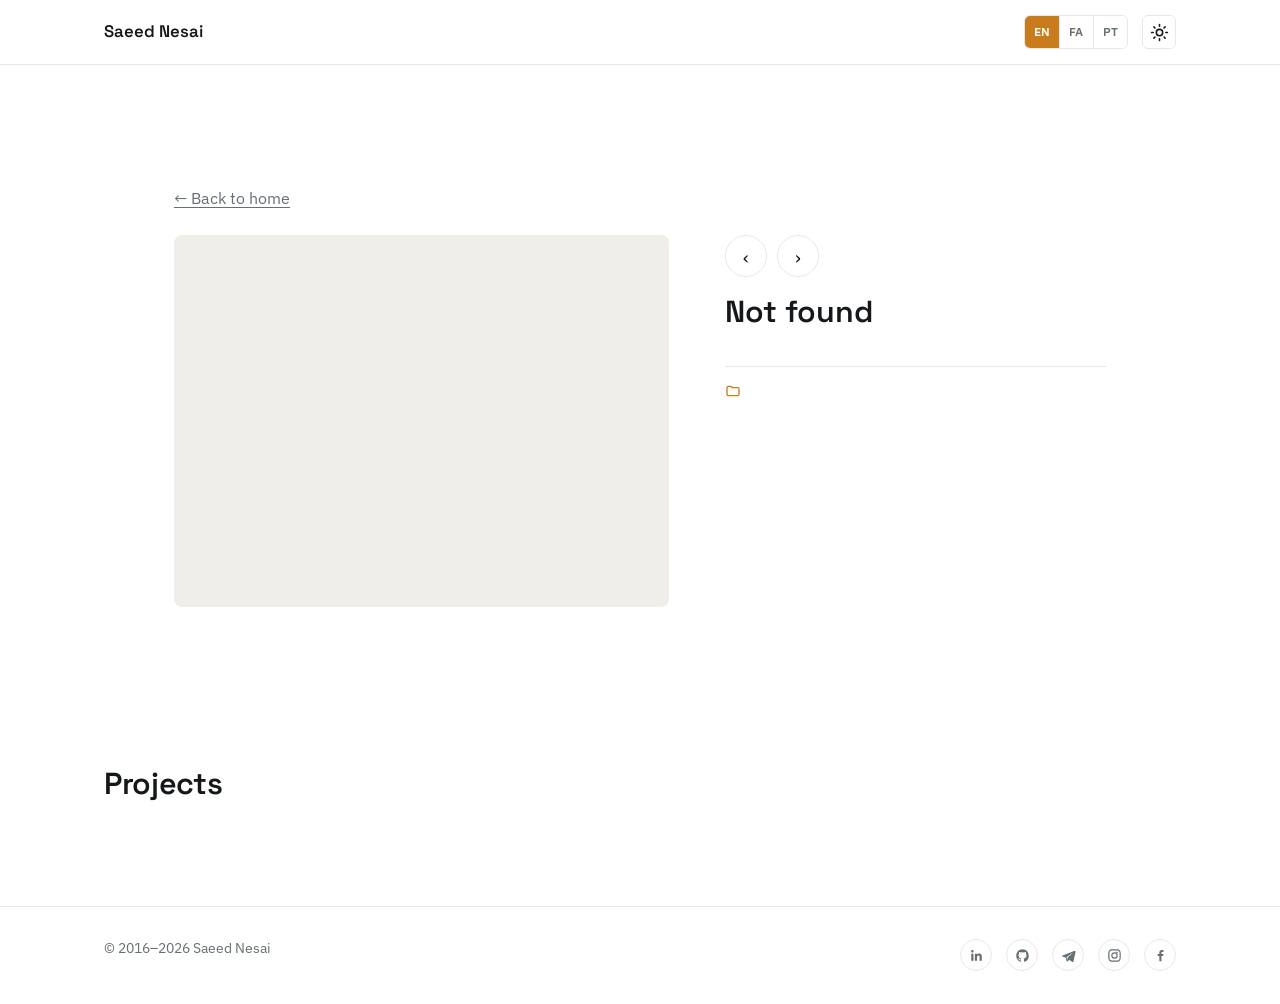
<file: project-details.html>
<!DOCTYPE html>
<html lang="en" dir="ltr">
<head>
<meta charset="UTF-8">
<meta name="viewport" content="width=device-width, initial-scale=1.0">
<title>Project Details — Saeed Nesai</title>
<link rel="preconnect" href="https://fonts.googleapis.com">
<link rel="preconnect" href="https://fonts.gstatic.com" crossorigin>
<link href="https://fonts.googleapis.com/css2?family=Space+Grotesk:wght@500;600;700&family=IBM+Plex+Sans:wght@400;500;600&display=swap" rel="stylesheet">
<link rel="stylesheet" href="https://cdn.jsdelivr.net/npm/bootstrap@5.3.3/dist/css/bootstrap.min.css">
<link rel="stylesheet" href="style.css">
<script>(function(){ var t = localStorage.getItem('theme') || 'light'; document.documentElement.setAttribute('data-theme', t); })();</script>
</head>
<body>

<header class="site-header is-pinned" style="position:relative">
  <div class="wrap header-inner">
    <a href="index.html" class="logo">Saeed Nesai</a>
    <div class="header-controls">
      <div class="lang-switch" role="group" aria-label="Language">
        <button type="button" class="lang-btn" data-lang="en">EN</button>
        <button type="button" class="lang-btn" data-lang="fa">FA</button>
        <button type="button" class="lang-btn" data-lang="pt">PT</button>
      </div>
      <button type="button" class="theme-toggle" id="theme-toggle" aria-label="Toggle dark mode">
        <svg class="icon-sun" viewBox="0 0 24 24" width="19" height="19" fill="none" stroke="currentColor" stroke-width="2" stroke-linecap="round"><circle cx="12" cy="12" r="4"/><path d="M12 2v2M12 20v2M4.9 4.9l1.4 1.4M17.7 17.7l1.4 1.4M2 12h2M20 12h2M4.9 19.1l1.4-1.4M17.7 6.3l1.4-1.4"/></svg>
        <svg class="icon-moon" viewBox="0 0 24 24" width="19" height="19" fill="none" stroke="currentColor" stroke-width="2" stroke-linecap="round" stroke-linejoin="round"><path d="M21 12.8A9 9 0 1 1 11.2 3 7 7 0 0 0 21 12.8Z"/></svg>
      </button>
    </div>
  </div>
</header>

<main>
  <section class="section" style="padding-top:56px">
    <div class="wrap" style="max-width:980px">
      <p><a href="index.html#projects" class="link-quiet" id="back-link">← Back</a></p>

      <div class="detail-layout">
        <div class="detail-visual" id="detail-media"></div>

        <div class="detail-side">
          <div class="pager-switcher">
            <a href="#" id="pager-prev" class="pager-btn" aria-label="Previous">‹</a>
            <a href="#" id="pager-next" class="pager-btn" aria-label="Next">›</a>
          </div>
          <h1 id="detail-title"></h1>
          <div id="detail-body" class="detail-body"></div>
          <div class="detail-category">
            <svg viewBox="0 0 24 24" fill="none" stroke="currentColor" stroke-width="2" stroke-linecap="round" stroke-linejoin="round"><path d="M3 7a2 2 0 0 1 2-2h4l2 2h8a2 2 0 0 1 2 2v8a2 2 0 0 1-2 2H5a2 2 0 0 1-2-2V7Z"/></svg>
            <span id="detail-tag"></span>
          </div>
        </div>
      </div>
    </div>
  </section>

  <section class="section">
    <!-- alt -->
    <div class="wrap">
      <h2 id="related-title">Other projects</h2>
      <div class="related-mini-grid" id="related-grid"></div>
    </div>
  </section>
</main>

<footer class="site-footer">
  <div class="wrap footer-inner">
    <p id="footer-copy">© 2016–2026 Saeed Nesai</p>
    <div class="social-links">
      <a href="https://www.linkedin.com/in/saeednesai/" target="_blank" rel="noopener" aria-label="LinkedIn">
        <svg viewBox="0 0 24 24" fill="currentColor"><path d="M20.45 20.45h-3.55v-5.57c0-1.33-.02-3.03-1.85-3.03-1.85 0-2.14 1.44-2.14 2.94v5.66H9.36V9h3.41v1.56h.05c.47-.9 1.63-1.85 3.36-1.85 3.6 0 4.27 2.37 4.27 5.45v6.29zM5.34 7.43a2.06 2.06 0 1 1 0-4.12 2.06 2.06 0 0 1 0 4.12zM7.12 20.45H3.56V9h3.56v11.45z"/></svg>
      </a>
      <a href="#" target="_blank" rel="noopener" aria-label="GitHub">
        <svg viewBox="0 0 24 24" fill="currentColor"><path d="M12 2C6.48 2 2 6.58 2 12.26c0 4.5 2.87 8.32 6.84 9.67.5.09.68-.22.68-.48v-1.7c-2.78.62-3.37-1.36-3.37-1.36-.46-1.18-1.11-1.5-1.11-1.5-.91-.63.07-.62.07-.62 1 .07 1.53 1.05 1.53 1.05.89 1.56 2.34 1.11 2.91.85.09-.66.35-1.11.63-1.36-2.22-.26-4.56-1.14-4.56-5.07 0-1.12.39-2.03 1.03-2.75-.1-.26-.45-1.3.1-2.71 0 0 .84-.28 2.75 1.05a9.3 9.3 0 0 1 5 0c1.91-1.33 2.75-1.05 2.75-1.05.55 1.41.2 2.45.1 2.71.64.72 1.03 1.63 1.03 2.75 0 3.94-2.34 4.8-4.57 5.06.36.32.68.94.68 1.9v2.82c0 .27.18.58.69.48A10.02 10.02 0 0 0 22 12.26C22 6.58 17.52 2 12 2z"/></svg>
      </a>
      <a href="#" target="_blank" rel="noopener" aria-label="Telegram">
        <svg viewBox="0 0 24 24" fill="currentColor"><path d="M21.9 4.4 2.7 11.9c-.9.35-.9 1.65.06 1.94l4.53 1.4 1.74 5.45c.24.75 1.19.98 1.77.43l2.5-2.36 4.69 3.44c.7.51 1.7.13 1.89-.72l3.35-15.1c.2-.9-.72-1.68-1.53-1.36zM8.8 14.9l9.34-6.98c.2-.15.4.12.23.29l-7.66 7.05-.3 3.4-1.6-3.76z"/></svg>
      </a>
      <a href="#" target="_blank" rel="noopener" aria-label="Instagram">
        <svg viewBox="0 0 24 24" fill="currentColor"><path d="M12 2c2.7 0 3.06.01 4.12.06 1.06.05 1.79.22 2.43.47.66.26 1.21.6 1.76 1.15.55.55.89 1.1 1.15 1.76.25.64.42 1.37.47 2.43.05 1.06.06 1.42.06 4.12s-.01 3.06-.06 4.12c-.05 1.06-.22 1.79-.47 2.43-.26.66-.6 1.21-1.15 1.76-.55.55-1.1.89-1.76 1.15-.64.25-1.37.42-2.43.47-1.06.05-1.42.06-4.12.06s-3.06-.01-4.12-.06c-1.06-.05-1.79-.22-2.43-.47a4.92 4.92 0 0 1-1.76-1.15 4.92 4.92 0 0 1-1.15-1.76c-.25-.64-.42-1.37-.47-2.43C2.01 15.06 2 14.7 2 12s.01-3.06.06-4.12c.05-1.06.22-1.79.47-2.43.26-.66.6-1.21 1.15-1.76.55-.55 1.1-.89 1.76-1.15.64-.25 1.37-.42 2.43-.47C8.94 2.01 9.3 2 12 2zm0 1.8c-2.65 0-2.99.01-4.04.06-.94.04-1.46.2-1.8.34-.45.17-.78.38-1.12.72-.34.34-.55.67-.72 1.12-.14.34-.3.86-.34 1.8C4.01 9.01 4 9.35 4 12s.01 2.99.06 4.04c.04.94.2 1.46.34 1.8.17.45.38.78.72 1.12.34.34.67.55 1.12.72.34.14.86.3 1.8.34 1.05.05 1.39.06 4.04.06s2.99-.01 4.04-.06c.94-.04 1.46-.2 1.8-.34.45-.17.78-.38 1.12-.72.34-.34.55-.67.72-1.12.14-.34.3-.86.34-1.8.05-1.05.06-1.39.06-4.04s-.01-2.99-.06-4.04c-.04-.94-.2-1.46-.34-1.8a3.1 3.1 0 0 0-.72-1.12 3.1 3.1 0 0 0-1.12-.72c-.34-.14-.86-.3-1.8-.34C14.99 3.81 14.65 3.8 12 3.8zm0 3.05a5.15 5.15 0 1 1 0 10.3 5.15 5.15 0 0 1 0-10.3zm0 1.8a3.35 3.35 0 1 0 0 6.7 3.35 3.35 0 0 0 0-6.7zm5.35-1.98a1.2 1.2 0 1 1-2.4 0 1.2 1.2 0 0 1 2.4 0z"/></svg>
      </a>
      <a href="#" target="_blank" rel="noopener" aria-label="Facebook">
        <svg viewBox="0 0 24 24" fill="currentColor"><path d="M13.5 21v-8.1h2.72l.41-3.16h-3.13V7.73c0-.91.25-1.53 1.56-1.53h1.67V3.38C15.94 3.28 15.1 3.2 14.13 3.2c-2.37 0-3.99 1.45-3.99 4.1v2.44H7.4v3.16h2.74V21h3.36z"/></svg>
      </a>
    </div>
  </div>
</footer>

<script src="data.js"></script>
<script>
  const themeToggle = document.getElementById('theme-toggle');
  themeToggle.addEventListener('click', () => {
    const cur = document.documentElement.getAttribute('data-theme') || 'light';
    const next = cur === 'dark' ? 'light' : 'dark';
    document.documentElement.setAttribute('data-theme', next);
    localStorage.setItem('theme', next);
  });

  const params = new URLSearchParams(location.search);
  const id = params.get('id');
  let lang = params.get('lang') || localStorage.getItem('lang') || 'en';
  document.documentElement.lang = lang;
  document.documentElement.dir = lang === 'fa' ? 'rtl' : 'ltr';

  document.querySelectorAll('.lang-btn').forEach(btn => {
    btn.classList.toggle('is-active', btn.getAttribute('data-lang') === lang);
    btn.addEventListener('click', () => {
      lang = btn.getAttribute('data-lang');
      localStorage.setItem('lang', lang);
      document.documentElement.lang = lang;
      document.documentElement.dir = lang === 'fa' ? 'rtl' : 'ltr';
      document.querySelectorAll('.lang-btn').forEach(b => b.classList.toggle('is-active', b === btn));
      render();
    });
  });

  function render(){
    const idx = projects.findIndex(p => p.id === id);
    const item = projects[idx];
    const tr = translations[lang] || translations.en;

    document.getElementById('back-link').textContent = tr.back_home || translations.en.back_home;
    document.getElementById('related-title').textContent = tr.projects_title || translations.en.projects_title;
    document.getElementById('footer-copy').textContent = tr.footer_copy || translations.en.footer_copy;

    if (!item){
      document.getElementById('detail-title').textContent = 'Not found';
      return;
    }

    document.title = item.title[lang] + ' — Saeed Nesai';
    document.getElementById('detail-media').innerHTML = coverSVG(item.cover);
    document.getElementById('detail-title').textContent = item.title[lang];
    document.getElementById('detail-body').innerHTML = item.detail[lang].map(p => `<p>${p}</p>`).join('');
    document.getElementById('detail-tag').textContent = item.tag[lang];

    const prev = projects[(idx - 1 + projects.length) % projects.length];
    const next = projects[(idx + 1) % projects.length];
    document.getElementById('pager-prev').href = `project-details.html?id=${prev.id}&lang=${lang}`;
    document.getElementById('pager-next').href = `project-details.html?id=${next.id}&lang=${lang}`;
    document.getElementById('pager-prev').title = prev.title[lang];
    document.getElementById('pager-next').title = next.title[lang];

    // Related: same category first, then fill with the rest
    const sameCategory = projects.filter(p => p.id !== item.id && p.category === item.category);
    const others = projects.filter(p => p.id !== item.id && p.category !== item.category);
    const related = [...sameCategory, ...others].slice(0, 3);

    document.getElementById('related-grid').innerHTML = related.map(p => `
      <a class="related-mini" href="project-details.html?id=${p.id}&lang=${lang}">
        ${coverSVG(p.cover)}
        <div class="related-mini-overlay"><span>${p.title[lang]}</span></div>
      </a>`).join('');
  }
  render();
</script>
</body>
</html>
</file>
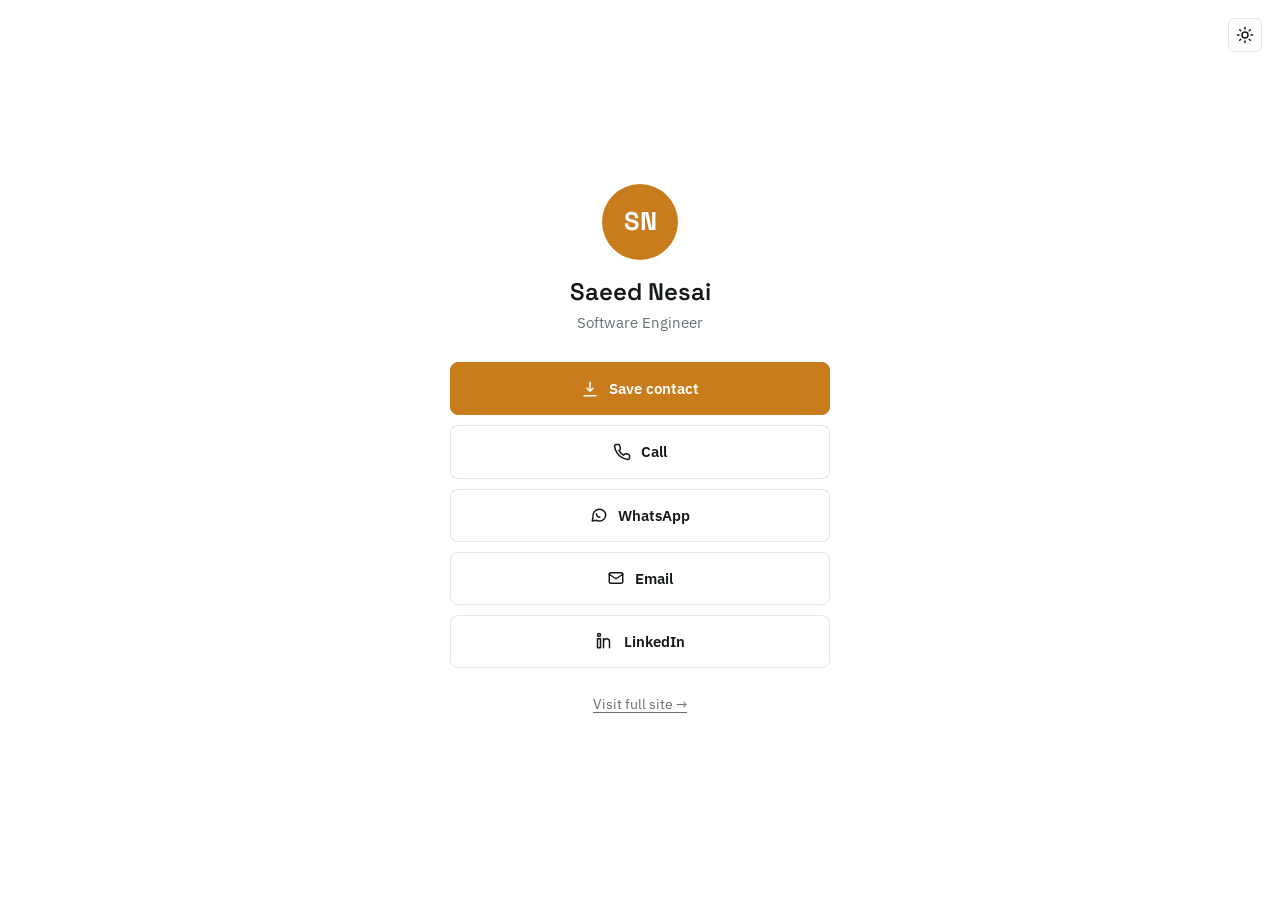
<file: qr.html>
<!DOCTYPE html>
<html lang="en" dir="ltr">
<head>
<meta charset="UTF-8">
<meta name="viewport" content="width=device-width, initial-scale=1.0">
<title>Saeed Nesai</title>
<link rel="preconnect" href="https://fonts.googleapis.com">
<link rel="preconnect" href="https://fonts.gstatic.com" crossorigin>
<link href="https://fonts.googleapis.com/css2?family=Space+Grotesk:wght@600;700&family=IBM+Plex+Sans:wght@400;500;600&display=swap" rel="stylesheet">
<link rel="stylesheet" href="style.css">
<script>(function(){ var t = localStorage.getItem('theme') || 'light'; document.documentElement.setAttribute('data-theme', t); })();</script>
<style>
  body{display:flex;min-height:100vh;align-items:center;justify-content:center;padding:24px}
  .qr-card{max-width:380px;width:100%;text-align:center}
  .qr-avatar{
    width:76px;height:76px;border-radius:50%;margin:0 auto 18px;
    display:flex;align-items:center;justify-content:center;
    background:var(--accent);color:#fff;font-family:var(--font-head);font-size:1.6rem;font-weight:700;
  }
  .qr-card h1{font-size:1.5rem;margin-bottom:.2em}
  .qr-role{color:var(--text-muted);font-size:.95rem;margin-bottom:1.8em}
  .qr-actions{display:flex;flex-direction:column;gap:10px}
  .qr-btn{
    display:flex;align-items:center;justify-content:center;gap:10px;
    padding:13px 18px;border-radius:8px;text-decoration:none;font-weight:600;font-size:.95rem;
    border:1px solid var(--border);color:var(--text);background:var(--surface);
  }
  .qr-btn svg{width:18px;height:18px;flex-shrink:0}
  .qr-btn.primary{background:var(--accent);color:#fff;border-color:var(--accent)}
  .qr-site-link{display:inline-block;margin-top:1.8em;color:var(--text-muted);font-size:.88rem;text-decoration:underline;text-underline-offset:3px}
  .qr-theme-toggle{position:fixed;top:18px;inset-inline-end:18px;background:none;border:1px solid var(--border);border-radius:6px;width:34px;height:34px;display:flex;align-items:center;justify-content:center;color:var(--text);cursor:pointer}
  .qr-theme-toggle .icon-moon{display:none}
  [data-theme="dark"] .qr-theme-toggle .icon-sun{display:none}
  [data-theme="dark"] .qr-theme-toggle .icon-moon{display:block}
</style>
</head>
<body>

<button type="button" class="qr-theme-toggle" id="theme-toggle" aria-label="Toggle dark mode">
  <svg class="icon-sun" viewBox="0 0 24 24" width="18" height="18" fill="none" stroke="currentColor" stroke-width="2" stroke-linecap="round"><circle cx="12" cy="12" r="4"/><path d="M12 2v2M12 20v2M4.9 4.9l1.4 1.4M17.7 17.7l1.4 1.4M2 12h2M20 12h2M4.9 19.1l1.4-1.4M17.7 6.3l1.4-1.4"/></svg>
  <svg class="icon-moon" viewBox="0 0 24 24" width="18" height="18" fill="none" stroke="currentColor" stroke-width="2" stroke-linecap="round" stroke-linejoin="round"><path d="M21 12.8A9 9 0 1 1 11.2 3 7 7 0 0 0 21 12.8Z"/></svg>
</button>

<div class="qr-card">
  <div class="qr-avatar">SN</div>
  <h1>Saeed Nesai</h1>
  <p class="qr-role">Software Engineer</p>

  <div class="qr-actions">
    <a class="qr-btn primary" href="saeed-nesai.vcf" download>
      <svg viewBox="0 0 24 24" fill="none" stroke="currentColor" stroke-width="2" stroke-linecap="round" stroke-linejoin="round"><path d="M12 3v12m0 0l-4-4m4 4l4-4M4 21h16"/></svg>
      Save contact
    </a>
    <a class="qr-btn" href="tel:+989158828288">
      <svg viewBox="0 0 24 24" fill="none" stroke="currentColor" stroke-width="2" stroke-linecap="round" stroke-linejoin="round"><path d="M22 16.9v3a2 2 0 0 1-2.2 2 19.8 19.8 0 0 1-8.6-3.1 19.5 19.5 0 0 1-6-6 19.8 19.8 0 0 1-3.1-8.7A2 2 0 0 1 4.1 2h3a2 2 0 0 1 2 1.7c.1 1 .3 2 .7 3a2 2 0 0 1-.4 2.1L8 10.2a16 16 0 0 0 6 6l1.4-1.4a2 2 0 0 1 2.1-.4c1 .4 2 .6 3 .7a2 2 0 0 1 1.5 2.8z"/></svg>
      Call
    </a>
    <a class="qr-btn" href="https://wa.me/989158828288" target="_blank" rel="noopener">
      <svg viewBox="0 0 24 24" fill="none" stroke="currentColor" stroke-width="2" stroke-linecap="round" stroke-linejoin="round"><path d="M21 11.5a8.5 8.5 0 0 1-12.4 7.6L3 20l1-5.3A8.5 8.5 0 1 1 21 11.5Z"/><path d="M8.5 10.5c.3 2.3 2.2 4.2 4.5 4.5"/></svg>
      WhatsApp
    </a>
    <a class="qr-btn" href="mailto:saeed.nesai@gmail.com">
      <svg viewBox="0 0 24 24" fill="none" stroke="currentColor" stroke-width="2" stroke-linecap="round" stroke-linejoin="round"><rect x="3" y="5" width="18" height="14" rx="2"/><path d="m3 7 9 6 9-6"/></svg>
      Email
    </a>
    <a class="qr-btn" href="https://www.linkedin.com/in/saeednesai/" target="_blank" rel="noopener">
      <svg viewBox="0 0 24 24" fill="none" stroke="currentColor" stroke-width="2" stroke-linecap="round" stroke-linejoin="round"><rect x="2" y="9" width="4" height="12"/><circle cx="4" cy="4" r="2"/><path d="M10 9v12M10 13a4 4 0 0 1 8 0v8"/></svg>
      LinkedIn
    </a>
  </div>

  <a class="qr-site-link" href="index.html">Visit full site →</a>
</div>

<script>
  const themeToggle = document.getElementById('theme-toggle');
  themeToggle.addEventListener('click', () => {
    const cur = document.documentElement.getAttribute('data-theme') || 'light';
    const next = cur === 'dark' ? 'light' : 'dark';
    document.documentElement.setAttribute('data-theme', next);
    localStorage.setItem('theme', next);
  });
</script>
</body>
</html>
</file>
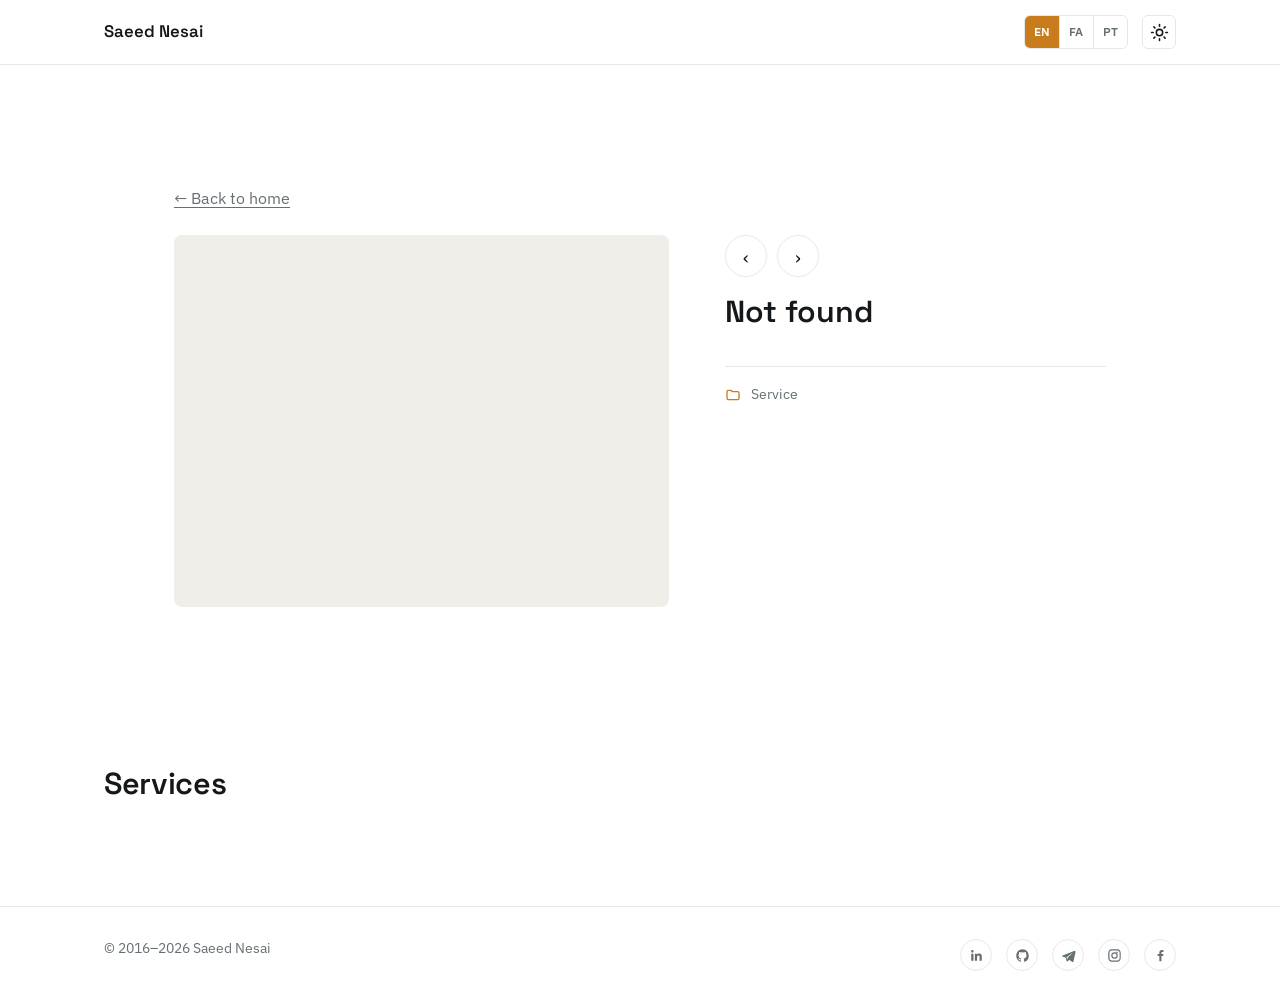
<file: service-details.html>
<!DOCTYPE html>
<html lang="en" dir="ltr">
<head>
<meta charset="UTF-8">
<meta name="viewport" content="width=device-width, initial-scale=1.0">
<title>Service Details — Saeed Nesai</title>
<link rel="preconnect" href="https://fonts.googleapis.com">
<link rel="preconnect" href="https://fonts.gstatic.com" crossorigin>
<link href="https://fonts.googleapis.com/css2?family=Space+Grotesk:wght@500;600;700&family=IBM+Plex+Sans:wght@400;500;600&display=swap" rel="stylesheet">
<link rel="stylesheet" href="https://cdn.jsdelivr.net/npm/bootstrap@5.3.3/dist/css/bootstrap.min.css">
<link rel="stylesheet" href="style.css">
<script>(function(){ var t = localStorage.getItem('theme') || 'light'; document.documentElement.setAttribute('data-theme', t); })();</script>
</head>
<body>

<header class="site-header is-pinned" style="position:relative">
  <div class="wrap header-inner">
    <a href="index.html" class="logo">Saeed Nesai</a>
    <div class="header-controls">
      <div class="lang-switch" role="group" aria-label="Language">
        <button type="button" class="lang-btn" data-lang="en">EN</button>
        <button type="button" class="lang-btn" data-lang="fa">FA</button>
        <button type="button" class="lang-btn" data-lang="pt">PT</button>
      </div>
      <button type="button" class="theme-toggle" id="theme-toggle" aria-label="Toggle dark mode">
        <svg class="icon-sun" viewBox="0 0 24 24" width="19" height="19" fill="none" stroke="currentColor" stroke-width="2" stroke-linecap="round"><circle cx="12" cy="12" r="4"/><path d="M12 2v2M12 20v2M4.9 4.9l1.4 1.4M17.7 17.7l1.4 1.4M2 12h2M20 12h2M4.9 19.1l1.4-1.4M17.7 6.3l1.4-1.4"/></svg>
        <svg class="icon-moon" viewBox="0 0 24 24" width="19" height="19" fill="none" stroke="currentColor" stroke-width="2" stroke-linecap="round" stroke-linejoin="round"><path d="M21 12.8A9 9 0 1 1 11.2 3 7 7 0 0 0 21 12.8Z"/></svg>
      </button>
    </div>
  </div>
</header>

<main>
  <section class="section" style="padding-top:56px">
    <div class="wrap" style="max-width:980px">
      <p><a href="index.html#services" class="link-quiet" id="back-link">← Back</a></p>

      <div class="detail-layout">
        <div class="detail-visual" id="detail-media"></div>

        <div class="detail-side">
          <div class="pager-switcher">
            <a href="#" id="pager-prev" class="pager-btn" aria-label="Previous">‹</a>
            <a href="#" id="pager-next" class="pager-btn" aria-label="Next">›</a>
          </div>
          <h1 id="detail-title"></h1>
          <div id="detail-body" class="detail-body"></div>
          <div class="detail-category">
            <svg viewBox="0 0 24 24" fill="none" stroke="currentColor" stroke-width="2" stroke-linecap="round" stroke-linejoin="round"><path d="M3 7a2 2 0 0 1 2-2h4l2 2h8a2 2 0 0 1 2 2v8a2 2 0 0 1-2 2H5a2 2 0 0 1-2-2V7Z"/></svg>
            <span id="detail-category-label">Service</span>
          </div>
        </div>
      </div>
    </div>
  </section>

  <section class="section">
    <!-- alt -->
    <div class="wrap">
      <h2 id="related-title">Other services</h2>
      <div class="related-mini-grid" id="related-grid"></div>
    </div>
  </section>
</main>

<footer class="site-footer">
  <div class="wrap footer-inner">
    <p id="footer-copy">© 2016–2026 Saeed Nesai</p>
    <div class="social-links">
      <a href="https://www.linkedin.com/in/saeednesai/" target="_blank" rel="noopener" aria-label="LinkedIn">
        <svg viewBox="0 0 24 24" fill="currentColor"><path d="M20.45 20.45h-3.55v-5.57c0-1.33-.02-3.03-1.85-3.03-1.85 0-2.14 1.44-2.14 2.94v5.66H9.36V9h3.41v1.56h.05c.47-.9 1.63-1.85 3.36-1.85 3.6 0 4.27 2.37 4.27 5.45v6.29zM5.34 7.43a2.06 2.06 0 1 1 0-4.12 2.06 2.06 0 0 1 0 4.12zM7.12 20.45H3.56V9h3.56v11.45z"/></svg>
      </a>
      <a href="#" target="_blank" rel="noopener" aria-label="GitHub">
        <svg viewBox="0 0 24 24" fill="currentColor"><path d="M12 2C6.48 2 2 6.58 2 12.26c0 4.5 2.87 8.32 6.84 9.67.5.09.68-.22.68-.48v-1.7c-2.78.62-3.37-1.36-3.37-1.36-.46-1.18-1.11-1.5-1.11-1.5-.91-.63.07-.62.07-.62 1 .07 1.53 1.05 1.53 1.05.89 1.56 2.34 1.11 2.91.85.09-.66.35-1.11.63-1.36-2.22-.26-4.56-1.14-4.56-5.07 0-1.12.39-2.03 1.03-2.75-.1-.26-.45-1.3.1-2.71 0 0 .84-.28 2.75 1.05a9.3 9.3 0 0 1 5 0c1.91-1.33 2.75-1.05 2.75-1.05.55 1.41.2 2.45.1 2.71.64.72 1.03 1.63 1.03 2.75 0 3.94-2.34 4.8-4.57 5.06.36.32.68.94.68 1.9v2.82c0 .27.18.58.69.48A10.02 10.02 0 0 0 22 12.26C22 6.58 17.52 2 12 2z"/></svg>
      </a>
      <a href="#" target="_blank" rel="noopener" aria-label="Telegram">
        <svg viewBox="0 0 24 24" fill="currentColor"><path d="M21.9 4.4 2.7 11.9c-.9.35-.9 1.65.06 1.94l4.53 1.4 1.74 5.45c.24.75 1.19.98 1.77.43l2.5-2.36 4.69 3.44c.7.51 1.7.13 1.89-.72l3.35-15.1c.2-.9-.72-1.68-1.53-1.36zM8.8 14.9l9.34-6.98c.2-.15.4.12.23.29l-7.66 7.05-.3 3.4-1.6-3.76z"/></svg>
      </a>
      <a href="#" target="_blank" rel="noopener" aria-label="Instagram">
        <svg viewBox="0 0 24 24" fill="currentColor"><path d="M12 2c2.7 0 3.06.01 4.12.06 1.06.05 1.79.22 2.43.47.66.26 1.21.6 1.76 1.15.55.55.89 1.1 1.15 1.76.25.64.42 1.37.47 2.43.05 1.06.06 1.42.06 4.12s-.01 3.06-.06 4.12c-.05 1.06-.22 1.79-.47 2.43-.26.66-.6 1.21-1.15 1.76-.55.55-1.1.89-1.76 1.15-.64.25-1.37.42-2.43.47-1.06.05-1.42.06-4.12.06s-3.06-.01-4.12-.06c-1.06-.05-1.79-.22-2.43-.47a4.92 4.92 0 0 1-1.76-1.15 4.92 4.92 0 0 1-1.15-1.76c-.25-.64-.42-1.37-.47-2.43C2.01 15.06 2 14.7 2 12s.01-3.06.06-4.12c.05-1.06.22-1.79.47-2.43.26-.66.6-1.21 1.15-1.76.55-.55 1.1-.89 1.76-1.15.64-.25 1.37-.42 2.43-.47C8.94 2.01 9.3 2 12 2zm0 1.8c-2.65 0-2.99.01-4.04.06-.94.04-1.46.2-1.8.34-.45.17-.78.38-1.12.72-.34.34-.55.67-.72 1.12-.14.34-.3.86-.34 1.8C4.01 9.01 4 9.35 4 12s.01 2.99.06 4.04c.04.94.2 1.46.34 1.8.17.45.38.78.72 1.12.34.34.67.55 1.12.72.34.14.86.3 1.8.34 1.05.05 1.39.06 4.04.06s2.99-.01 4.04-.06c.94-.04 1.46-.2 1.8-.34.45-.17.78-.38 1.12-.72.34-.34.55-.67.72-1.12.14-.34.3-.86.34-1.8.05-1.05.06-1.39.06-4.04s-.01-2.99-.06-4.04c-.04-.94-.2-1.46-.34-1.8a3.1 3.1 0 0 0-.72-1.12 3.1 3.1 0 0 0-1.12-.72c-.34-.14-.86-.3-1.8-.34C14.99 3.81 14.65 3.8 12 3.8zm0 3.05a5.15 5.15 0 1 1 0 10.3 5.15 5.15 0 0 1 0-10.3zm0 1.8a3.35 3.35 0 1 0 0 6.7 3.35 3.35 0 0 0 0-6.7zm5.35-1.98a1.2 1.2 0 1 1-2.4 0 1.2 1.2 0 0 1 2.4 0z"/></svg>
      </a>
      <a href="#" target="_blank" rel="noopener" aria-label="Facebook">
        <svg viewBox="0 0 24 24" fill="currentColor"><path d="M13.5 21v-8.1h2.72l.41-3.16h-3.13V7.73c0-.91.25-1.53 1.56-1.53h1.67V3.38C15.94 3.28 15.1 3.2 14.13 3.2c-2.37 0-3.99 1.45-3.99 4.1v2.44H7.4v3.16h2.74V21h3.36z"/></svg>
      </a>
    </div>
  </div>
</footer>

<script src="data.js"></script>
<script>
  const themeToggle = document.getElementById('theme-toggle');
  themeToggle.addEventListener('click', () => {
    const cur = document.documentElement.getAttribute('data-theme') || 'light';
    const next = cur === 'dark' ? 'light' : 'dark';
    document.documentElement.setAttribute('data-theme', next);
    localStorage.setItem('theme', next);
  });

  const SERVICE_LABEL = { en: 'Service', fa: 'خدمت', pt: 'Serviço' };

  const params = new URLSearchParams(location.search);
  const id = params.get('id');
  let lang = params.get('lang') || localStorage.getItem('lang') || 'en';
  document.documentElement.lang = lang;
  document.documentElement.dir = lang === 'fa' ? 'rtl' : 'ltr';

  document.querySelectorAll('.lang-btn').forEach(btn => {
    btn.classList.toggle('is-active', btn.getAttribute('data-lang') === lang);
    btn.addEventListener('click', () => {
      lang = btn.getAttribute('data-lang');
      localStorage.setItem('lang', lang);
      document.documentElement.lang = lang;
      document.documentElement.dir = lang === 'fa' ? 'rtl' : 'ltr';
      document.querySelectorAll('.lang-btn').forEach(b => b.classList.toggle('is-active', b === btn));
      render();
    });
  });

  function render(){
    const idx = services.findIndex(s => s.id === id);
    const item = services[idx];
    const tr = translations[lang] || translations.en;

    document.getElementById('back-link').textContent = tr.back_home || translations.en.back_home;
    document.getElementById('related-title').textContent = tr.services_title || translations.en.services_title;
    document.getElementById('footer-copy').textContent = tr.footer_copy || translations.en.footer_copy;
    document.getElementById('detail-category-label').textContent = SERVICE_LABEL[lang] || SERVICE_LABEL.en;

    if (!item){
      document.getElementById('detail-title').textContent = 'Not found';
      return;
    }

    document.title = item.title[lang] + ' — Saeed Nesai';
    document.getElementById('detail-media').innerHTML = coverSVG(item.cover);
    document.getElementById('detail-title').textContent = item.title[lang];
    document.getElementById('detail-body').innerHTML = item.detail[lang].map(p => `<p>${p}</p>`).join('');

    const prev = services[(idx - 1 + services.length) % services.length];
    const next = services[(idx + 1) % services.length];
    document.getElementById('pager-prev').href = `service-details.html?id=${prev.id}&lang=${lang}`;
    document.getElementById('pager-next').href = `service-details.html?id=${next.id}&lang=${lang}`;
    document.getElementById('pager-prev').setAttribute('aria-label', (tr.back_home ? '' : '') + prev.title[lang]);
    document.getElementById('pager-next').setAttribute('aria-label', next.title[lang]);
    document.getElementById('pager-prev').title = prev.title[lang];
    document.getElementById('pager-next').title = next.title[lang];

    document.getElementById('related-grid').innerHTML = services.filter(s => s.id !== item.id).map(s => `
      <a class="related-mini" href="service-details.html?id=${s.id}&lang=${lang}">
        ${coverSVG(s.cover)}
        <div class="related-mini-overlay"><span>${s.title[lang]}</span></div>
      </a>`).join('');
  }
  render();
</script>
</body>
</html>
</file>
<file: style.css>
/* ============ Theme tokens ============ */
:root{
  --bg:#FFFFFF;
  --surface:#FFFFFF;
  --surface-alt:#F0EEE8;
  --border:rgba(20,20,20,.1);
  --text:#15181A;
  --text-muted:#666F73;
  --accent:#C97C1B;
  --accent-2:#2F8F86;
  --radius:8px;
  --max:1120px;
  --font-head:'Space Grotesk',sans-serif;
  --font-body:'IBM Plex Sans',sans-serif;
}

[data-theme="dark"]{
  --bg:#0E1416;
  --surface:#1E2629;
  --surface-alt:#0A0F11;
  --border:rgba(255,255,255,.09);
  --text:#ECEEEE;
  --text-muted:#93A0A3;
  --accent:#E7A33E;
  --accent-2:#4FB3A9;
}

*{box-sizing:border-box}
html{scroll-behavior:smooth}
@media (prefers-reduced-motion: reduce){
  html{scroll-behavior:auto}
  *{animation-duration:.001ms !important;transition-duration:.001ms !important}
}

body{
  margin:0;
  background:var(--bg);
  color:var(--text);
  font-family:var(--font-body);
  font-size:16px;
  line-height:1.65;
  transition:background .25s ease,color .25s ease;
}

[dir="rtl"] body{font-family:var(--font-body)}

h1,h2,h3{font-family:var(--font-head);font-weight:600;line-height:1.15;margin:0 0 .5em}
h2{font-size:clamp(1.5rem,2.6vw,1.9rem);letter-spacing:-.01em}
h3{font-size:1.1rem}
p{margin:0 0 1em}
a{color:var(--accent-2)}
a:focus-visible,button:focus-visible,input:focus-visible,textarea:focus-visible{outline:2px solid var(--accent);outline-offset:2px}

.wrap{max-width:var(--max);margin:0 auto;padding:0 24px}
.skip-link{position:fixed;inset-inline-start:-999px;top:0;background:var(--accent);color:#fff;padding:10px 16px;z-index:400;text-decoration:none;border-radius:0 0 6px 0}
.skip-link:focus{inset-inline-start:16px;top:16px}

/* ============ Header ============ */
.site-header{
  position:absolute;top:0;left:0;right:0;z-index:120;
  background:transparent;
  border-bottom:1px solid transparent;
  transition:background .3s ease,border-color .3s ease;
}
.site-header.is-pinned{
  position:fixed;
  background:color-mix(in srgb, var(--bg) 88%, transparent);
  backdrop-filter:blur(10px);
  border-bottom-color:var(--border);
  animation:headerSlideDown .25s ease;
}
.site-header.is-pinned ~ main{padding-top:64px}
@keyframes headerSlideDown{from{transform:translateY(-100%)}to{transform:translateY(0)}}
.header-inner{display:flex;align-items:center;justify-content:space-between;height:64px;gap:20px}
.logo{font-family:var(--font-head);font-weight:600;font-size:1.05rem;color:var(--text);text-decoration:none;white-space:nowrap}
.nav-desktop{display:flex;align-items:center;gap:26px}
.nav-desktop a{color:var(--text-muted);text-decoration:none;font-size:.92rem;position:relative;padding-bottom:3px}
.nav-desktop a:hover{color:var(--text)}
.nav-desktop a.is-active{color:var(--text)}
.nav-desktop a.is-active::after{
  content:'';position:absolute;left:0;right:0;bottom:-6px;height:2px;background:var(--accent-2);
}
.nav-cta{color:#fff !important;background:var(--accent);padding:7px 15px;border-radius:6px}
.nav-cta:hover{opacity:.9}
.nav-cta.is-active{box-shadow:0 0 0 3px color-mix(in srgb, var(--accent) 35%, transparent)}
.nav-cta.is-active::after{content:none}

.header-controls{display:flex;align-items:center;gap:14px}

.lang-switch{display:flex;border:1px solid var(--border);border-radius:6px;overflow:hidden}
.lang-btn{
  background:none;border:0;color:var(--text-muted);font-family:var(--font-body);
  font-size:.75rem;font-weight:600;padding:6px 9px;cursor:pointer;letter-spacing:.02em;
}
.lang-btn + .lang-btn{border-left:1px solid var(--border)}
.lang-btn.is-active{background:var(--accent);color:#fff}

.theme-toggle{
  background:none;border:1px solid var(--border);border-radius:6px;
  width:34px;height:34px;display:flex;align-items:center;justify-content:center;
  color:var(--text);cursor:pointer;
}
.theme-toggle .icon-moon{display:none}
[data-theme="dark"] .theme-toggle .icon-sun{display:none}
[data-theme="dark"] .theme-toggle .icon-moon{display:block}

/* Hamburger */
.hamburger{display:none;flex-direction:column;justify-content:center;gap:5px;background:none;border:0;width:34px;height:34px;cursor:pointer;position:relative;z-index:210}
.hamburger span{width:22px;height:2px;background:var(--text);transition:transform .3s ease,opacity .3s ease}
.hamburger.is-active span:nth-child(1){transform:translateY(7px) rotate(45deg)}
.hamburger.is-active span:nth-child(2){opacity:0}
.hamburger.is-active span:nth-child(3){transform:translateY(-7px) rotate(-45deg)}

/* Fullscreen nav overlay */
.nav-overlay{
  position:fixed;inset:0;background:var(--bg);
  display:flex;align-items:center;justify-content:center;
  opacity:0;visibility:hidden;transform:translateY(-12px);
  transition:opacity .35s ease,transform .35s ease,visibility .35s;
  z-index:200;
}
.nav-overlay.is-open{opacity:1;visibility:visible;transform:translateY(0)}
.nav-overlay nav{display:flex;flex-direction:column;align-items:center;gap:26px}
.nav-overlay a{font-family:var(--font-head);font-size:1.9rem;color:var(--text);text-decoration:none;font-weight:500}
.nav-overlay a:hover{color:var(--accent)}
.nav-overlay a.is-active{color:var(--accent)}
.nav-overlay-close{
  position:absolute;top:22px;inset-inline-end:24px;
  width:42px;height:42px;border-radius:50%;
  background:none;border:1px solid var(--border);color:var(--text);
  font-size:1.1rem;cursor:pointer;display:flex;align-items:center;justify-content:center;
}
.nav-overlay-close:hover{background:var(--accent);color:#fff;border-color:var(--accent)}

@media (max-width:860px){
  .nav-desktop{display:none}
  .hamburger{display:flex}
}

/* ============ Hero ============ */
.hero{
  position:relative;padding:170px 0 90px;overflow:hidden;
  background:
    radial-gradient(ellipse 900px 500px at 50% -10%, color-mix(in srgb, var(--accent) 14%, transparent), transparent 65%),
    var(--surface-alt);
  border-bottom:1px solid var(--border);
}
#swarm-canvas{position:absolute;inset:0;width:100%;height:100%;opacity:.28}
.hero-inner{position:relative;z-index:1}
.hero h1{font-size:clamp(2.1rem,5vw,3.1rem);margin-bottom:.35em}
.hero-sub{font-size:1.15rem;max-width:620px}
.hero-meta{color:var(--text-muted);font-size:.92rem;margin-bottom:2em}
.hero-actions{display:flex;align-items:center;gap:24px;flex-wrap:wrap}

.btn{display:inline-block;font-family:var(--font-body);font-weight:600;font-size:.94rem;padding:11px 22px;border-radius:6px;text-decoration:none;border:1px solid transparent;cursor:pointer}
.btn-primary{background:var(--accent);color:#fff}
.btn-primary:hover{opacity:.9}
.link-quiet{color:var(--text-muted);text-decoration:underline;text-underline-offset:3px}
.link-quiet:hover{color:var(--text)}

/* ============ Sections ============ */
.section{padding:80px 0}
.section.alt{background:var(--surface-alt)}
.section-lead{color:var(--text-muted);margin-top:-.4em;margin-bottom:2em;max-width:560px}

/* About */
.about-grid{display:grid;grid-template-columns:1.4fr 1fr;gap:64px}
.about-text p{max-width:62ch}
.about-facts{margin:0;padding-top:2.4em}
.about-facts > div{padding:14px 0;border-top:1px solid var(--border)}
.about-facts dt{font-size:.78rem;color:var(--text-muted);margin-bottom:.3em}
.about-facts dd{margin:0}
@media (max-width:820px){.about-grid{grid-template-columns:1fr;gap:32px}}

/* Timeline */
.timeline{list-style:none;margin:2em 0 0;padding:0;border-left:2px solid var(--border);max-width:760px}
[dir="rtl"] .timeline{border-left:0;border-right:2px solid var(--border)}
.timeline li{position:relative;padding:0 0 36px 30px}
[dir="rtl"] .timeline li{padding:0 30px 36px 0}
.timeline li::before{content:'';position:absolute;left:-6px;top:4px;width:11px;height:11px;border-radius:50%;background:var(--accent);border:2px solid var(--bg)}
[dir="rtl"] .timeline li::before{left:auto;right:-6px}
.timeline li:last-child{padding-bottom:0}
.tl-date{font-size:.82rem;color:var(--accent-2);font-weight:600;margin-bottom:.4em}
.timeline h3{margin-bottom:.6em}
.timeline ul{margin:0;padding-left:1.1em;color:var(--text-muted)}
[dir="rtl"] .timeline ul{padding-left:0;padding-right:1.1em}
.timeline li p{margin-bottom:0}

/* Skills */
.skills-grid{display:grid;grid-template-columns:repeat(2,1fr);gap:34px 48px;margin-top:1.5em}
.skill-group h3{margin-bottom:.8em}
.chips{display:flex;flex-wrap:wrap;gap:8px}
.chip{font-size:.83rem;padding:6px 12px;border-radius:999px;border:1px solid var(--border);color:var(--text-muted)}
.chip-strong{color:var(--text);border-color:var(--accent-2)}
.certs{display:flex;flex-wrap:wrap;gap:12px;margin-top:2.4em;padding-top:2em;border-top:1px solid var(--border)}
.cert{font-size:.83rem;color:var(--accent);border:1px solid var(--accent);padding:6px 14px;border-radius:6px}
@media (max-width:700px){.skills-grid{grid-template-columns:1fr}}

/* ============ Card media / hover overlay ============ */
.card{background:var(--surface);border:1px solid var(--border);border-radius:var(--radius);overflow:hidden;display:flex;flex-direction:column;box-shadow:0 1px 3px rgba(0,0,0,.06)}
.card-media{position:relative;aspect-ratio:4/3;background:var(--surface-alt);overflow:hidden}
.card-media svg{width:100%;height:100%;display:block}
.cover-a{stroke:var(--accent)}
.cover-a-fill{fill:var(--accent)}
.cover-b{stroke:var(--accent-2)}
.cover-b-fill{fill:var(--accent-2)}
.cover-m{stroke:var(--border)}

.card-overlay{
  position:absolute;inset:0;
  background:color-mix(in srgb, var(--bg) 72%, transparent);
  display:flex;align-items:center;justify-content:center;gap:14px;
  opacity:0;transition:opacity .25s ease;
}
.card-media:hover .card-overlay,.card-media:focus-within .card-overlay{opacity:1}
.icon-btn{
  width:42px;height:42px;border-radius:50%;
  background:var(--bg);color:var(--text);border:1px solid var(--border);
  display:flex;align-items:center;justify-content:center;cursor:pointer;
  text-decoration:none;transition:transform .2s ease,background .2s ease;
}
.icon-btn:hover{background:var(--accent);color:#fff;transform:scale(1.06)}
.icon-btn svg{width:18px;height:18px}

.card-body{padding:22px 24px;display:flex;flex-direction:column;flex-grow:1}
.card-body p{color:var(--text-muted);flex-grow:1}
.project-tag{font-size:.74rem;color:var(--accent-2);margin-bottom:.6em;letter-spacing:.02em}
.card-detail-link{align-self:flex-start;color:var(--accent);font-weight:600;font-size:.88rem;text-decoration:none;margin-top:.4em}
.card-detail-link:hover{text-decoration:underline}

/* Services grid */
.card-grid{display:grid;grid-template-columns:repeat(3,1fr);gap:22px;margin-top:1em}
@media (max-width:980px){.card-grid{grid-template-columns:repeat(2,1fr)}}
@media (max-width:640px){.card-grid{grid-template-columns:1fr}}

/* Projects filter + masonry */
.filter-bar{display:flex;flex-wrap:wrap;gap:10px;margin:0 0 28px}
.filter-btn{
  background:none;border:1px solid var(--border);color:var(--text-muted);
  font-family:var(--font-body);font-size:.85rem;padding:7px 16px;border-radius:999px;cursor:pointer;
  transition:background .2s ease,color .2s ease,border-color .2s ease;
}
.filter-btn:hover{color:var(--text)}
.filter-btn.is-active{background:var(--accent);border-color:var(--accent);color:#fff}

.masonry{position:relative}
.masonry .project-card{width:100%;margin-bottom:22px}
@media (min-width:640px){.masonry .project-card{width:calc(50% - 11px)}}
@media (min-width:980px){.masonry .project-card{width:calc(33.333% - 15px)}}
.masonry .project-card.is-hidden{display:none}
.masonry-sizer{width:100%}
@media (min-width:640px){.masonry-sizer{width:calc(50% - 11px)}}
@media (min-width:980px){.masonry-sizer{width:calc(33.333% - 15px)}}

/* ============ Contact ============ */
.contact-grid{display:grid;grid-template-columns:1fr 1.2fr;gap:64px}
.contact-list{list-style:none;margin:2em 0 0;padding:0}
.contact-list li{display:flex;flex-direction:column;padding:14px 0;border-top:1px solid var(--border)}
.contact-list span{font-size:.78rem;color:var(--text-muted)}
.contact-form{display:flex;flex-direction:column;gap:16px}
.contact-form label{display:flex;flex-direction:column;gap:6px;font-size:.88rem;color:var(--text-muted)}
.contact-form input,.contact-form textarea{
  font-family:var(--font-body);background:var(--bg);border:1.5px solid var(--border);
  border-radius:6px;color:var(--text);padding:11px 13px;font-size:.95rem;
  box-shadow:0 1px 2px rgba(0,0,0,.04);
}
.contact-form input:focus,.contact-form textarea:focus{border-color:var(--accent)}
.form-status{font-size:.88rem;color:var(--accent-2);min-height:1.2em}
@media (max-width:820px){.contact-grid{grid-template-columns:1fr;gap:32px}}

/* ============ Footer ============ */
.site-footer{border-top:1px solid var(--border);padding:30px 0}
.footer-inner{display:flex;justify-content:space-between;align-items:center;color:var(--text-muted);font-size:.88rem}
.footer-inner a{color:var(--text-muted)}

/* ============ Detail pages ============ */
.detail-hero{aspect-ratio:16/9;border-radius:var(--radius);margin-bottom:28px;border:1px solid var(--border)}
.detail-title{font-family:var(--font-head);font-size:2rem;margin-bottom:.6em}
.detail-body p{color:var(--text-muted);max-width:65ch}
.detail-pager{display:flex;justify-content:space-between;gap:20px;margin-top:48px;padding-top:24px;border-top:1px solid var(--border)}
.detail-pager-link{display:flex;flex-direction:column;gap:4px;text-decoration:none;max-width:48%}
.detail-pager-next{text-align:end;align-items:flex-end;margin-inline-start:auto}
.detail-pager-label{font-size:.75rem;color:var(--text-muted)}
.detail-pager-title{color:var(--text);font-weight:600;font-size:.95rem}
.detail-pager-link:hover .detail-pager-title{color:var(--accent)}
.related-card{text-decoration:none;color:inherit;transition:transform .2s ease}
.related-card:hover{transform:translateY(-3px)}

/* Social links (footer) */
.social-links{display:flex;gap:14px}
.social-links a{
  color:var(--text-muted);width:32px;height:32px;border:1px solid var(--border);border-radius:50%;
  display:flex;align-items:center;justify-content:center;
}
.social-links a:hover{color:#fff;background:var(--accent);border-color:var(--accent)}
.social-links svg{width:15px;height:15px}
.preview-modal-content{background:var(--surface);border:1px solid var(--border);border-radius:var(--radius);overflow:hidden}
.preview-modal-close{position:absolute;top:14px;inset-inline-end:14px;z-index:5;background:var(--bg);border-radius:50%;padding:8px;opacity:1}
[data-theme="dark"] .preview-modal-close{filter:invert(1)}
#previewCarousel .lb-media{aspect-ratio:16/9;background:var(--surface-alt)}
#previewCarousel .lb-media svg{width:100%;height:100%;display:block}
#previewCarousel .lb-text{padding:24px 28px}
#previewCarousel .lb-text p{color:var(--text-muted)}
.carousel-control-prev,.carousel-control-next{width:52px}
.carousel-control-prev-icon,.carousel-control-next-icon{
  background-color:var(--bg);border-radius:50%;padding:18px;background-size:50%;
}

/* ============ Detail pages (service/project) — Jevelin-inspired ============ */
.detail-layout{display:grid;grid-template-columns:1.3fr 1fr;gap:56px;align-items:start;margin-top:1.5em}
@media (max-width:860px){.detail-layout{grid-template-columns:1fr;gap:32px}}
.detail-visual{border-radius:var(--radius);overflow:hidden;background:var(--surface-alt);aspect-ratio:4/3}
.detail-visual svg{width:100%;height:100%;display:block}
.detail-side{display:flex;flex-direction:column;gap:18px}
.pager-switcher{display:flex;gap:10px}
.pager-btn{
  width:42px;height:42px;border-radius:50%;border:1px solid var(--border);
  display:flex;align-items:center;justify-content:center;color:var(--text);
  text-decoration:none;font-size:1.2rem;line-height:1;
}
.pager-btn:hover{background:var(--accent);color:#fff;border-color:var(--accent)}
.detail-side h1{font-family:var(--font-head);font-size:1.9rem;margin:0}
.detail-side .detail-body p{color:var(--text-muted)}
.detail-category{
  display:flex;align-items:center;gap:10px;font-size:.85rem;color:var(--text-muted);
  padding-top:16px;border-top:1px solid var(--border);
}
.detail-category svg{width:16px;height:16px;color:var(--accent);flex-shrink:0}

.related-mini-grid{display:grid;grid-template-columns:repeat(3,1fr);gap:20px;margin-top:1.5em}
@media (max-width:860px){.related-mini-grid{grid-template-columns:repeat(2,1fr)}}
@media (max-width:560px){.related-mini-grid{grid-template-columns:1fr}}
.related-mini{position:relative;border-radius:var(--radius);overflow:hidden;aspect-ratio:4/3;display:block;background:var(--surface-alt)}
.related-mini svg{width:100%;height:100%;display:block}
.related-mini-overlay{
  position:absolute;inset:0;background:linear-gradient(to top, rgba(0,0,0,.75), transparent 60%);
  display:flex;align-items:flex-end;padding:16px;opacity:0;transition:opacity .25s ease;
}
.related-mini:hover .related-mini-overlay{opacity:1}
.related-mini-overlay span{color:#fff;font-weight:600;font-size:.92rem}
</file>
